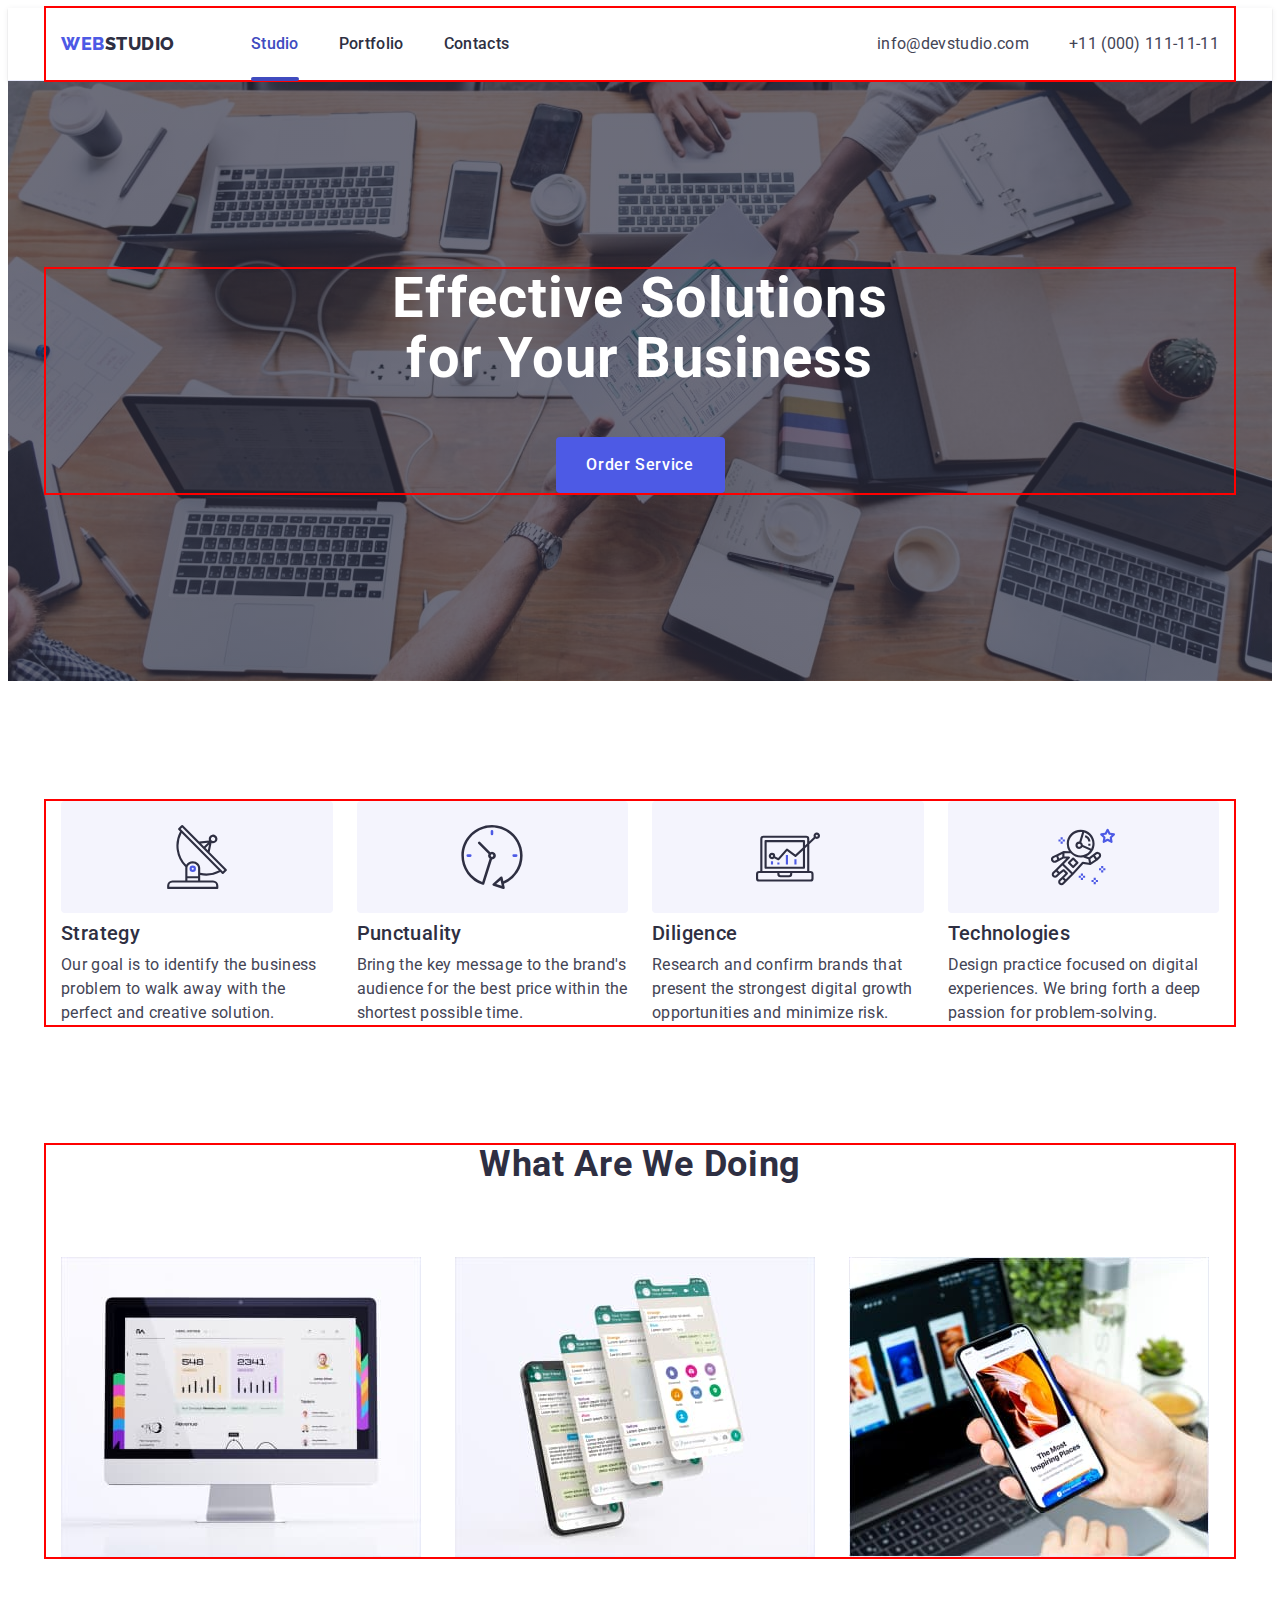
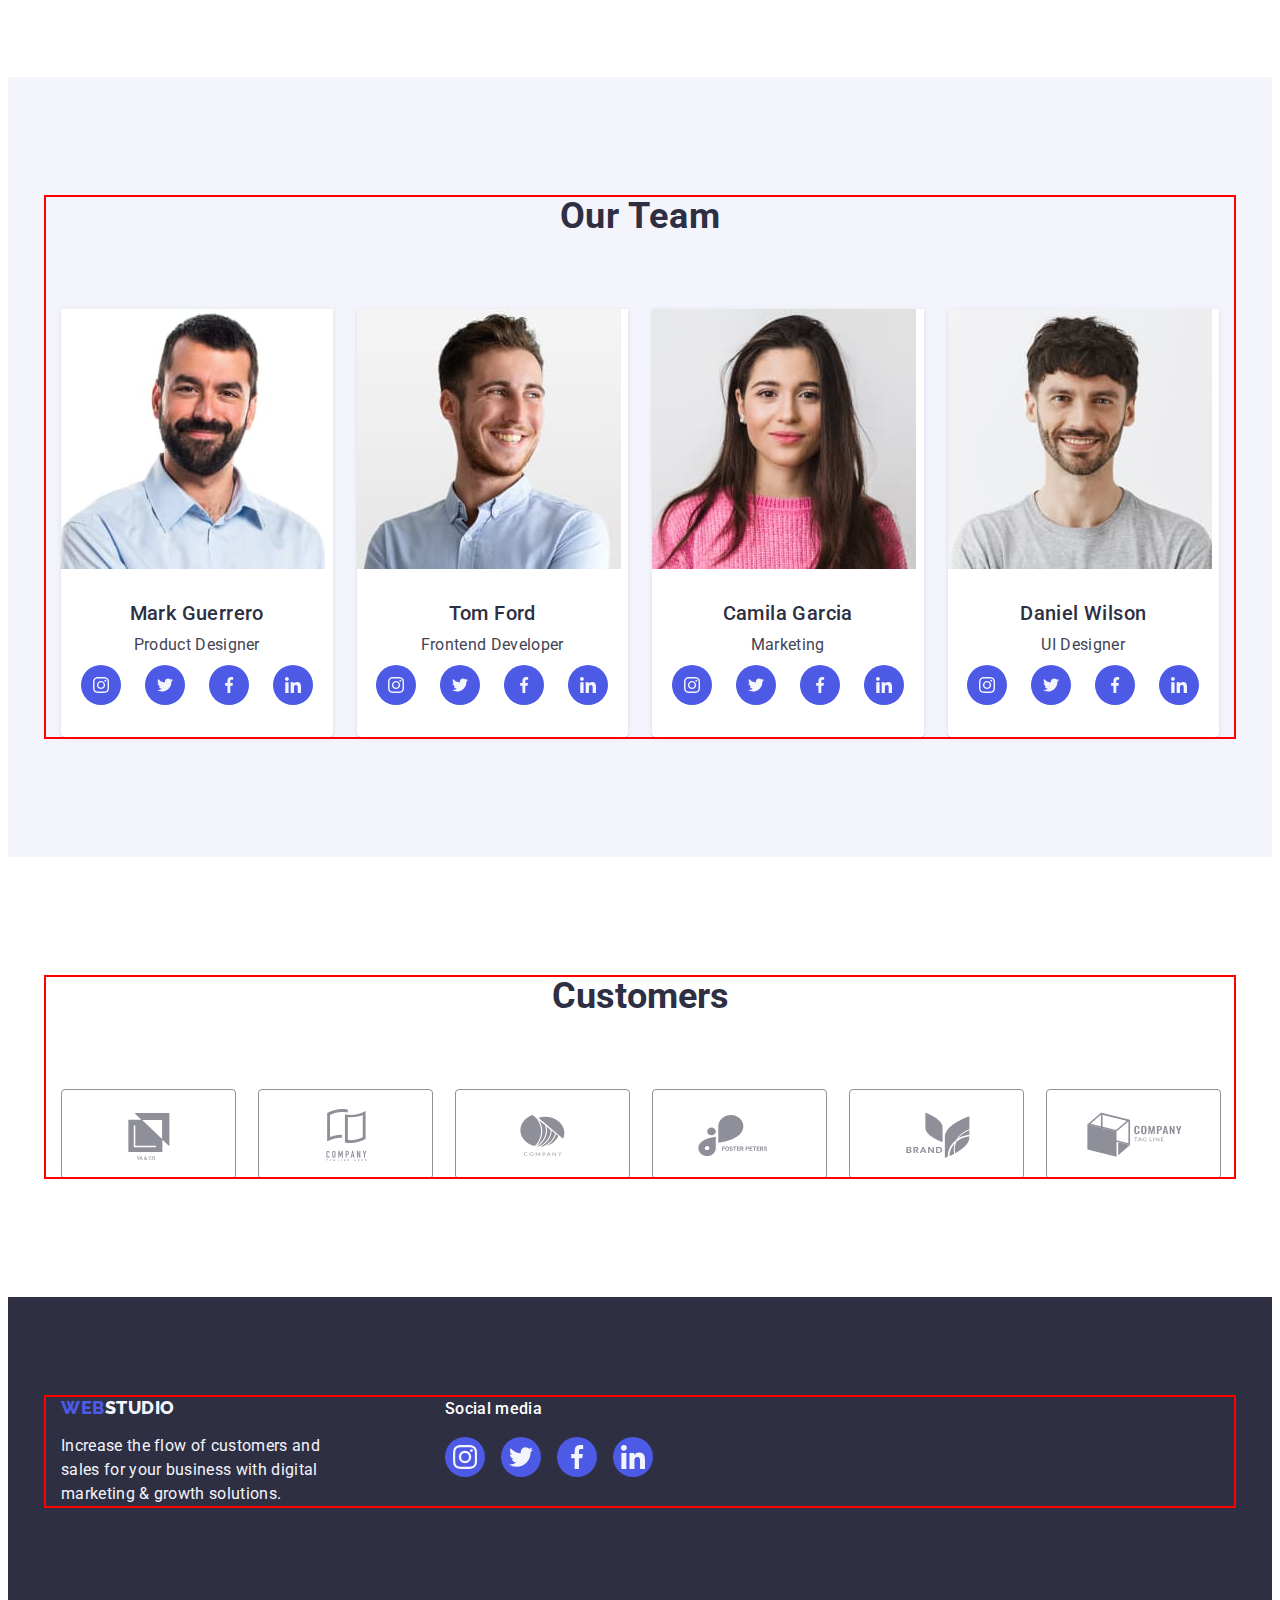
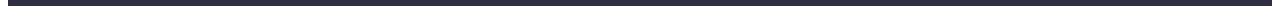
<file: index.html>
<!DOCTYPE html>
<html lang="en">
  <head>
    <meta charset="UTF-8" />
    <meta http-equiv="X-UA-Compatible" content="IE=edge" />
    <meta name="description" content="homework2" />
    <link
      href="https://fonts.googleapis.com/css2?family=Raleway:wght@800&family=Roboto:wght@400;500;700&display=swap"
      rel="stylesheet"
    />
    <link rel="preconnect" href="https://fonts.gstatic.com" crossorigin />
    <link rel="preconnect" href="https://fonts.googleapis.com" />
    <title>Effective Solutions for Your Business</title>
    <link
      rel="stylesheet"
      href="https://cdnjs.cloudflare.com/ajax/libs/modern-normalize/2.0.0/modern-normalize.min.css"
      integrity="sha512-4xo8blKMVCiXpTaLzQSLSw3KFOVPWhm/TRtuPVc4WG6kUgjH6J03IBuG7JZPkcWMxJ5huwaBpOpnwYElP/m6wg=="
      crossorigin="anonymous"
      referrerpolicy="no-referrer"
    />
    <link rel="stylesheet" href="./css/styles.css" />
  </head>
  <body>
    <!-- HEADER -->

    <header class="header">
      <div class="container header-container">
        <nav class="header-nav">
          <a href="./index.html" class="link header-logo"
            >Web<span class="header-span">Studio</span></a
          >
          <ul class="header-menu list">
            <li class="header-menu-item">
              <a class="link header-menu-link current" href="./index.html"
                >Studio</a
              >
            </li>
            <li class="header-menu-item">
              <a class="link header-menu-link" href="./portfolio.html"
                >Portfolio</a
              >
            </li>
            <li class="header-menu-item">
              <a class="link header-menu-link" href="">Contacts</a>
            </li>
          </ul>
        </nav>
        <address class="header-address">
          <ul class="header-contact list">
            <li class="header-contakt-item">
              <a
                class="link header-contakt-link"
                href="mailto:info@devstudio.com"
                >info@devstudio.com</a
              >
            </li>
            <li class="header-contakt-item">
              <a class="link header-contakt-link" href="tel:+110001111111"
                >+11 (000) 111-11-11</a
              >
            </li>
          </ul>
        </address>
      </div>
    </header>

    <!-- 1 SECTION -->

    <main>
      <section class="hero-home">
        <div class="container hero-container">
          <h1 class="hero-solutions">Effective Solutions for Your Business</h1>
          <button class="hero-solutions-btn" type="button" data-modal-open>
            Order Service
          </button>
        </div>
      </section>

      <!-- 2 SECTION -->

      <section class="hero-opportunities">
        <div class="container opportunities-container">
          <h2 class="visually-hidden">Opportunities</h2>
          <ul class="hero-oport list">
            <li class="hero-oport-item">
              <div class="hero-icon">
                <svg class="svg-hero-icon" width="64" height="64">
                  <use href="./images/icons.svg#icon-antenna"></use>
                </svg>
              </div>
              <h3 class="hero-oport-tytle">Strategy</h3>
              <p class="hero-oport-text">
                Our goal is to identify the business problem to walk away with
                the perfect and creative solution.
              </p>
            </li>
            <li class="hero-oport-item">
              <div class="hero-icon">
                <svg class="svg-hero-icon" width="64" height="64">
                  <use href="./images/icons.svg#icon-clock"></use>
                </svg>
              </div>
              <h3 class="hero-oport-tytle">Punctuality</h3>
              <p class="hero-oport-text">
                Bring the key message to the brand's audience for the best price
                within the shortest possible time.
              </p>
            </li>
            <li class="hero-oport-item">
              <div class="hero-icon">
                <svg class="svg-hero-icon" width="64" height="64">
                  <use href="./images/icons.svg#icon-diagram"></use>
                </svg>
              </div>
              <h3 class="hero-oport-tytle">Diligence</h3>
              <p class="hero-oport-text">
                Research and confirm brands that present the strongest digital
                growth opportunities and minimize risk.
              </p>
            </li>
            <li class="hero-oport-item">
              <div class="hero-icon">
                <svg class="svg-hero-icon" width="64" height="64">
                  <use href="./images/icons.svg#icon-astronaut"></use>
                </svg>
              </div>
              <h3 class="hero-oport-tytle">Technologies</h3>
              <p class="hero-oport-text">
                Design practice focused on digital experiences. We bring forth a
                deep passion for problem-solving.
              </p>
            </li>
          </ul>
        </div>
      </section>

      <!-- 3 SECTION -->

      <section class="section-doing">
        <div class="container container-doing">
          <h2 class="title-doing">What are we doing</h2>
          <ul class="list-doing list">
            <li class="image-doing">
              <img src="./images/img1.jpg" alt="Monitor" width="360" />
            </li>
            <li class="image-doing">
              <img src="./images/img2.jpg" alt="Mob App" width="360" />
            </li>
            <li class="image-doing">
              <img src="./images/img3.jpg" alt="Telefon" width="360" />
            </li>
          </ul>
        </div>
      </section>

      <!-- 4 SECTION -->

      <section class="section-team">
        <div class="container team-container">
          <h2 class="title-team">Our Team</h2>
          <ul class="list-team list">
            <li class="image-team">
              <img src="./images/Mark.jpg" alt="Product Designer" width="264" />
              <div class="container-pocada">
                <h3 class="subtitle-team">Mark Guerrero</h3>
                <p class="text-team">Product Designer</p>
                <ul class="icon-list list">
                  <li class="icon-list-item">
                    <a href="" class="icon-link link">
                      <svg class="svg-icon" width="16" height="16">
                        <use href="./images/icons.svg#icon-instagram"></use>
                      </svg>
                    </a>
                  </li>
                  <li class="icon-list-item">
                    <a href="" class="icon-link link">
                      <svg class="svg-icon" width="16" height="16">
                        <use href="./images/icons.svg#icon-twitter"></use>
                      </svg>
                    </a>
                  </li>
                  <li class="icon-list-item">
                    <a href="" class="icon-link link">
                      <svg class="svg-icon" width="16" height="16">
                        <use href="./images/icons.svg#icon-facebook"></use>
                      </svg>
                    </a>
                  </li>
                  <li class="icon-list-item">
                    <a href="" class="icon-link link">
                      <svg class="svg-icon" width="16" height="16">
                        <use href="./images/icons.svg#icon-linkedin"></use>
                      </svg>
                    </a>
                  </li>
                </ul>
              </div>
            </li>
            <li class="image-team">
              <img
                src="./images/Tom.jpg"
                alt="Frontend Developer"
                width="264"
              />
              <div class="container-pocada">
                <h3 class="subtitle-team">Tom Ford</h3>
                <p class="text-team">Frontend Developer</p>
                <ul class="icon-list list">
                  <li class="icon-list-item">
                    <a href="" class="icon-link link">
                      <svg class="svg-icon" width="16" height="16">
                        <use href="./images/icons.svg#icon-instagram"></use>
                      </svg>
                    </a>
                  </li>
                  <li class="icon-list-item">
                    <a href="" class="icon-link link">
                      <svg class="svg-icon" width="16" height="16">
                        <use href="./images/icons.svg#icon-twitter"></use>
                      </svg>
                    </a>
                  </li>
                  <li class="icon-list-item">
                    <a href="" class="icon-link link">
                      <svg class="svg-icon" width="16" height="16">
                        <use href="./images/icons.svg#icon-facebook"></use>
                      </svg>
                    </a>
                  </li>
                  <li class="icon-list-item">
                    <a href="" class="icon-link link">
                      <svg class="svg-icon" width="16" height="16">
                        <use href="./images/icons.svg#icon-linkedin"></use>
                      </svg>
                    </a>
                  </li>
                </ul>
              </div>
            </li>
            <li class="image-team">
              <img src="./images/Camila.jpg" alt="Marketing" width="264" />
              <div class="container-pocada">
                <h3 class="subtitle-team">Camila Garcia</h3>
                <p class="text-team">Marketing</p>
                <ul class="icon-list list">
                  <li class="icon-list-item">
                    <a href="" class="icon-link link">
                      <svg class="svg-icon" width="16" height="16">
                        <use href="./images/icons.svg#icon-instagram"></use>
                      </svg>
                    </a>
                  </li>
                  <li class="icon-list-item">
                    <a href="" class="icon-link link">
                      <svg class="svg-icon" width="16" height="16">
                        <use href="./images/icons.svg#icon-twitter"></use>
                      </svg>
                    </a>
                  </li>
                  <li class="icon-list-item">
                    <a href="" class="icon-link link">
                      <svg class="svg-icon" width="16" height="16">
                        <use href="./images/icons.svg#icon-facebook"></use>
                      </svg>
                    </a>
                  </li>
                  <li class="icon-list-item">
                    <a href="" class="icon-link link">
                      <svg class="svg-icon" width="16" height="16">
                        <use href="./images/icons.svg#icon-linkedin"></use>
                      </svg>
                    </a>
                  </li>
                </ul>
              </div>
            </li>
            <li class="image-team">
              <img src="./images/Daniel.jpg" alt="UI Designer" width="264" />
              <div class="container-pocada">
                <h3 class="subtitle-team">Daniel Wilson</h3>
                <p class="text-team">UI Designer</p>
                <ul class="icon-list list">
                  <li class="icon-list-item">
                    <a href="" class="icon-link link">
                      <svg class="svg-icon" width="16" height="16">
                        <use href="./images/icons.svg#icon-instagram"></use>
                      </svg>
                    </a>
                  </li>
                  <li class="icon-list-item">
                    <a href="" class="icon-link link">
                      <svg class="svg-icon" width="16" height="16">
                        <use href="./images/icons.svg#icon-twitter"></use>
                      </svg>
                    </a>
                  </li>
                  <li class="icon-list-item">
                    <a href="" class="icon-link link">
                      <svg class="svg-icon" width="16" height="16">
                        <use href="./images/icons.svg#icon-facebook"></use>
                      </svg>
                    </a>
                  </li>
                  <li class="icon-list-item">
                    <a href="" class="icon-link link">
                      <svg class="svg-icon" width="16" height="16">
                        <use href="./images/icons.svg#icon-linkedin"></use>
                      </svg>
                    </a>
                  </li>
                </ul>
              </div>
            </li>
          </ul>
        </div>
      </section>

      <!-- SECTION 5 -->

      <section class="section-customers">
        <div class="container customers-container">
          <h2 class="title-customers">Customers</h2>
          <ul class="list-customers list">
            <li class="image-customers">
              <a href="#" class="link-customers link">
                <svg class="icon-customers" width="104" height="56">
                  <use href="./images/icons.svg#icon-Logo"></use>
                </svg>
              </a>
            </li>
            <li class="image-customers">
              <a href="#" class="link-customers link">
                <svg class="icon-customers" width="104" height="56">
                  <use href="./images/icons.svg#icon-Logo1"></use>
                </svg>
              </a>
            </li>
            <li class="image-customers">
              <a href="#" class="link-customers link">
                <svg class="icon-customers" width="104" height="56">
                  <use href="./images/icons.svg#icon-Logo2"></use>
                </svg>
              </a>
            </li>
            <li class="image-customers">
              <a href="#" class="link-customers link">
                <svg class="icon-customers" width="104" height="56">
                  <use href="./images/icons.svg#icon-Logo3"></use>
                </svg>
              </a>
            </li>
            <li class="image-customers">
              <a href="#" class="link-customers link">
                <svg class="icon-customers" width="104" height="56">
                  <use href="./images/icons.svg#icon-Logo4"></use>
                </svg>
              </a>
            </li>
            <li class="image-customers">
              <a href="#" class="link-customers link">
                <svg class="icon-customers" width="104" height="56">
                  <use href="./images/icons.svg#icon-Logo5"></use>
                </svg>
              </a>
            </li>
          </ul>
        </div>
      </section>
    </main>

    <!-- FOOTER -->

    <footer class="footer">
      <div class="container footer-container">
        <div class="container-logo">
          <a class="footer-logo link" href="./index.html"
            >Web<span class="footer-span">Studio</span></a
          >
          <p class="footer-text">
            Increase the flow of customers and sales for your business with
            digital marketing & growth solutions.
          </p>
        </div>
        <div class="footer-icons-container">
          <p class="social-text">Social media</p>
          <ul class="footer-list list">
            <li class="footer-list-item">
              <a href="#" class="footer-link link">
                <svg class="svg-footer" width="24" height="24">
                  <use href="./images/icons.svg#icon-instagram"></use>
                </svg>
              </a>
            </li>
            <li class="footer-list-item">
              <a href="#" class="footer-link link">
                <svg class="svg-footer" width="24" height="24">
                  <use href="./images/icons.svg#icon-twitter"></use>
                </svg>
              </a>
            </li>
            <li class="footer-list-item">
              <a href="#" class="footer-link link">
                <svg class="svg-footer" width="24" height="24">
                  <use href="./images/icons.svg#icon-facebook"></use>
                </svg>
              </a>
            </li>
            <li class="footer-list-item">
              <a href="#" class="footer-link link">
                <svg class="svg-footer" width="24" height="24">
                  <use href="./images/icons.svg#icon-linkedin"></use>
                </svg>
              </a>
            </li>
          </ul>
        </div>
      </div>
    </footer>
    <div class="backdrop is-hidden" data-modal>
      <div class="modal">
        <button type="button" class="modal-bt" data-modal-close>
          <svg class="modal-icon" width="8" height="8">
            <use href="./images/icons.svg#icon-close-black"></use>
          </svg>
        </button>
      </div>
    </div>
    <script src="./js/modal.js"></script>
  </body>
</html>
</file>
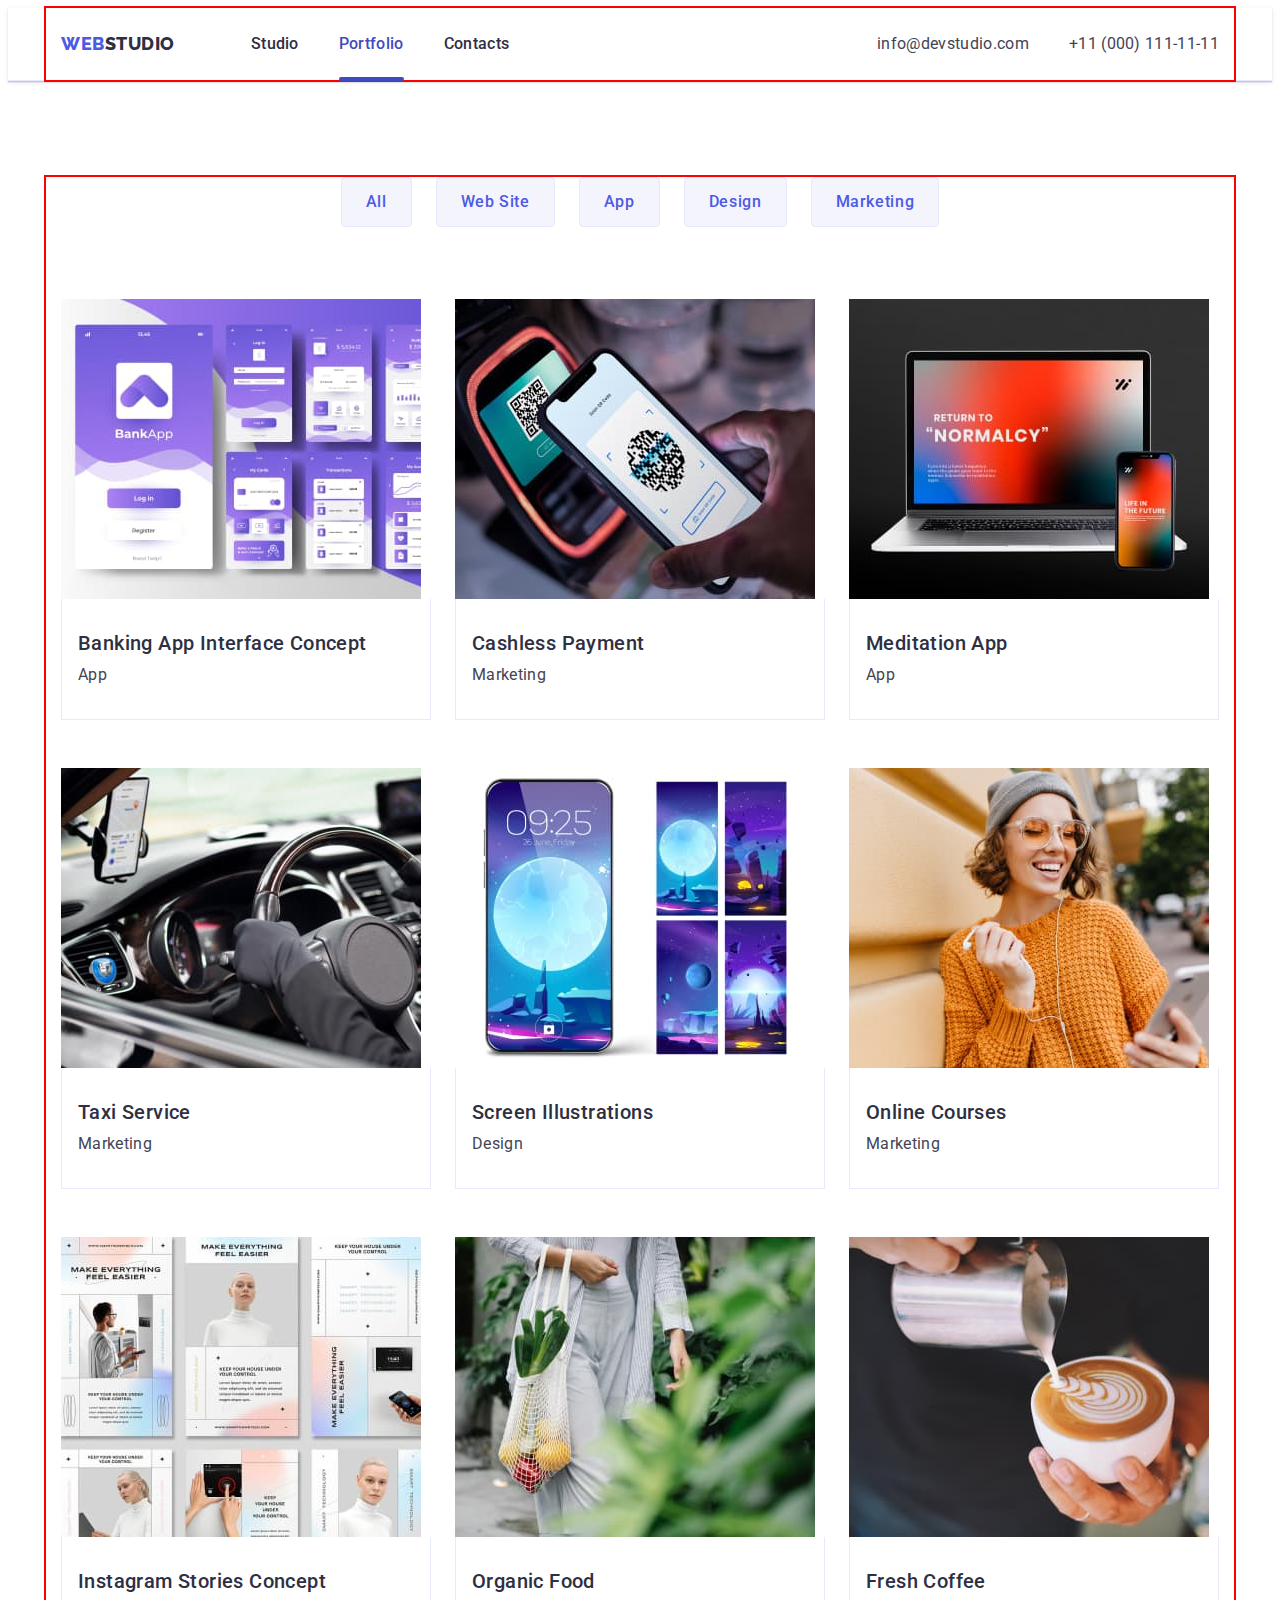
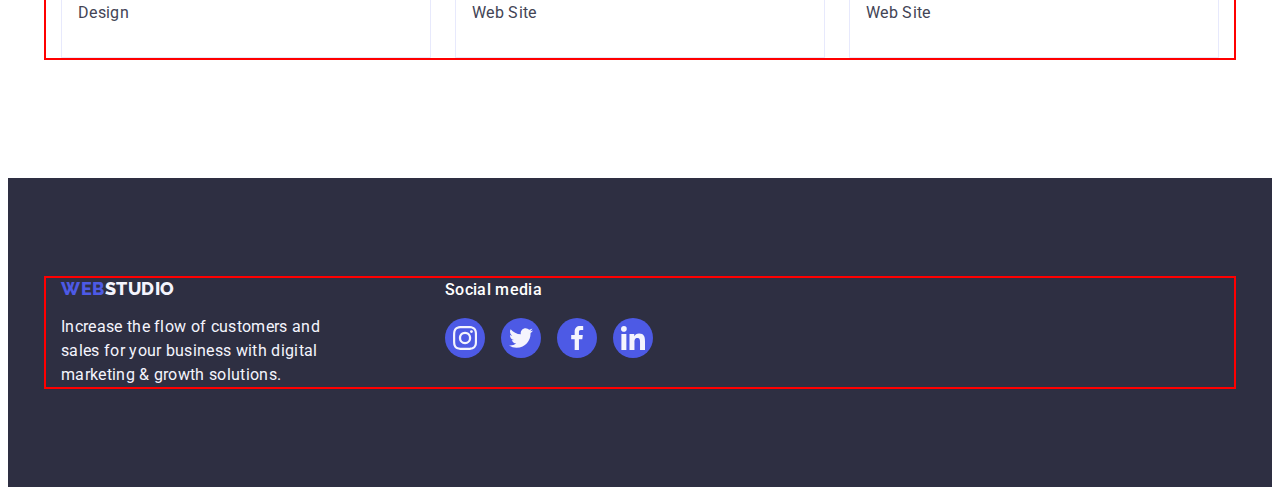
<file: portfolio.html>
<!DOCTYPE html>
<html lang="en">
  <head>
    <meta charset="UTF-8" />
    <meta http-equiv="X-UA-Compatible" content="IE=edge" />
    <meta name="description" content="homework2" />
    <link
      href="https://fonts.googleapis.com/css2?family=Raleway:wght@800&family=Roboto:wght@400;500;700&display=swap"
      rel="stylesheet"
    />
    <link rel="preconnect" href="https://fonts.gstatic.com" crossorigin />
    <link rel="preconnect" href="https://fonts.googleapis.com" />
    <title>Effective Solutions for Your Business</title>
    <link
      rel="stylesheet"
      href="https://cdnjs.cloudflare.com/ajax/libs/modern-normalize/2.0.0/modern-normalize.min.css"
      integrity="sha512-4xo8blKMVCiXpTaLzQSLSw3KFOVPWhm/TRtuPVc4WG6kUgjH6J03IBuG7JZPkcWMxJ5huwaBpOpnwYElP/m6wg=="
      crossorigin="anonymous"
      referrerpolicy="no-referrer"
    />
    <link rel="stylesheet" href="./css/styles.css" />
  </head>
  <body>
    <!-- PORTFOLIO PAGE -->

    <header class="header">
      <div class="container header-container">
        <nav class="header-nav">
          <a href="./index.html" class="link header-logo"
            >Web<span class="header-span">Studio</span></a
          >
          <ul class="header-menu list">
            <li class="header-menu-item">
              <a class="link header-menu-link" href="./index.html">Studio</a>
            </li>
            <li class="header-menu-item">
              <a class="link header-menu-link current" href="./portfolio.html"
                >Portfolio</a
              >
            </li>
            <li class="header-menu-item">
              <a class="link header-menu-link" href="">Contacts</a>
            </li>
          </ul>
        </nav>
        <address class="header-address">
          <ul class="header-contact list">
            <li class="header-contakt-item">
              <a
                class="link header-contakt-link"
                href="mailto:info@devstudio.com"
                >info@devstudio.com</a
              >
            </li>
            <li class="header-contakt-item">
              <a class="link header-contakt-link" href="tel:+110001111111"
                >+11 (000) 111-11-11</a
              >
            </li>
          </ul>
        </address>
      </div>
    </header>

    <!-- SECOND PAGE -->

    <main>
      <section class="hero-portfolio">
        <div class="container">
          <h1 class="visually-hidden">Our projects</h1>
          <ul class="hero-btn list">
            <li class="button-list">
              <button class="hero-button-portfolio" type="button">All</button>
            </li>
            <li class="button-list">
              <button class="hero-button-portfolio" type="button">
                Web Site
              </button>
            </li>
            <li class="button-list">
              <button class="hero-button-portfolio" type="button">App</button>
            </li>
            <li class="button-list">
              <button class="hero-button-portfolio" type="button">
                Design
              </button>
            </li>
            <li class="button-list">
              <button class="hero-button-portfolio" type="button">
                Marketing
              </button>
            </li>
          </ul>

          <!-- ROW-1 -->

          <ul class="hero-projects list">
            <li class="section-item">
              <a class="item-link link" href="">
                <div class="menu-item-link">
                  <img
                    src="./images/BankingAppInterfaceConcept.jpg"
                    alt="Banking App Interface Concept"
                    width="360"
                  />
                  <p class="menu-item-text">
                    14 Stylish and User-Friendly App Design Concepts · Task
                    Manager App · Calorie Tracker App · Exotic Fruit Ecommerce
                    App · Cloud Storage App
                  </p>
                </div>
                <div class="project-div">
                  <h2 class="hero-abilitys">Banking App Interface Concept</h2>
                  <p class="hero-text">App</p>
                </div>
              </a>
            </li>
            <li class="section-item">
              <a class="item-link link" href="">
                <div class="menu-item-link">
                  <img
                    src="./images/CashlessPayment.jpg"
                    alt="Cashless Payment"
                    width="360"
                  />
                  <p class="menu-item-text">
                    14 Stylish and User-Friendly App Design Concepts · Task
                    Manager App · Calorie Tracker App · Exotic Fruit Ecommerce
                    App · Cloud Storage App
                  </p>
                </div>
                <div class="project-div">
                  <h2 class="hero-abilitys">Cashless Payment</h2>
                  <p class="hero-text">Marketing</p>
                </div>
              </a>
            </li>
            <li class="section-item">
              <a class="item-link link" href="">
                <div class="menu-item-link">
                  <img
                    src="./images/MeditationApp.jpg"
                    alt="Meditation App"
                    width="360"
                  />
                  <p class="menu-item-text">
                    14 Stylish and User-Friendly App Design Concepts · Task
                    Manager App · Calorie Tracker App · Exotic Fruit Ecommerce
                    App · Cloud Storage App
                  </p>
                </div>
                <div class="project-div">
                  <h2 class="hero-abilitys">Meditation App</h2>
                  <p class="hero-text">App</p>
                </div>
              </a>
            </li>

            <!-- ROW-2 -->

            <li class="section-item">
              <a class="item-link link" href="">
                <div class="menu-item-link">
                  <img
                    src="./images/TaxiService.jpg"
                    alt="Taxi Service"
                    width="360"
                  />
                  <p class="menu-item-text">
                    14 Stylish and User-Friendly App Design Concepts · Task
                    Manager App · Calorie Tracker App · Exotic Fruit Ecommerce
                    App · Cloud Storage App
                  </p>
                </div>
                <div class="project-div">
                  <h2 class="hero-abilitys">Taxi Service</h2>
                  <p class="hero-text">Marketing</p>
                </div>
              </a>
            </li>
            <li class="section-item">
              <a class="item-link link" href="">
                <div class="menu-item-link">
                  <img
                    src="./images/ScreenIllustrations.jpg"
                    alt="Screen Illustrations"
                    width="360"
                  />
                  <p class="menu-item-text">
                    14 Stylish and User-Friendly App Design Concepts · Task
                    Manager App · Calorie Tracker App · Exotic Fruit Ecommerce
                    App · Cloud Storage App
                  </p>
                </div>
                <div class="project-div">
                  <h2 class="hero-abilitys">Screen Illustrations</h2>
                  <p class="hero-text">Design</p>
                </div>
              </a>
            </li>
            <li class="section-item">
              <a class="item-link link" href="">
                <div class="menu-item-link">
                  <img
                    src="./images/OnlineCourses.jpg"
                    alt="Online Courses"
                    width="360"
                  />
                  <p class="menu-item-text">
                    14 Stylish and User-Friendly App Design Concepts · Task
                    Manager App · Calorie Tracker App · Exotic Fruit Ecommerce
                    App · Cloud Storage App
                  </p>
                </div>
                <div class="project-div">
                  <h2 class="hero-abilitys">Online Courses</h2>
                  <p class="hero-text">Marketing</p>
                </div>
              </a>
            </li>

            <!-- ROW-3 -->

            <li class="section-item">
              <a class="item-link link" href="">
                <div class="menu-item-link">
                  <img
                    src="./images/InstagramStoriesConcept.jpg"
                    alt="Instagram Stories Concept"
                    width="360"
                  />
                  <p class="menu-item-text">
                    14 Stylish and User-Friendly App Design Concepts · Task
                    Manager App · Calorie Tracker App · Exotic Fruit Ecommerce
                    App · Cloud Storage App
                  </p>
                </div>
                <div class="project-div">
                  <h2 class="hero-abilitys">Instagram Stories Concept</h2>
                  <p class="hero-text">Design</p>
                </div>
              </a>
            </li>
            <li class="section-item">
              <a class="item-link link" href="">
                <div class="menu-item-link">
                  <img
                    src="./images/OrganicFood.jpg"
                    alt="Organic Food"
                    width="360"
                  />
                  <p class="menu-item-text">
                    14 Stylish and User-Friendly App Design Concepts · Task
                    Manager App · Calorie Tracker App · Exotic Fruit Ecommerce
                    App · Cloud Storage App
                  </p>
                </div>
                <div class="project-div">
                  <h2 class="hero-abilitys">Organic Food</h2>
                  <p class="hero-text">Web Site</p>
                </div>
              </a>
            </li>
            <li class="section-item">
              <a class="item-link link" href="">
                <div class="menu-item-link">
                  <img
                    src="./images/FreshCoffee.jpg"
                    alt="Fresh Coffee"
                    width="360"
                  />
                  <p class="menu-item-text">
                    14 Stylish and User-Friendly App Design Concepts · Task
                    Manager App · Calorie Tracker App · Exotic Fruit Ecommerce
                    App · Cloud Storage App
                  </p>
                </div>
                <div class="project-div">
                  <h2 class="hero-abilitys">Fresh Coffee</h2>
                  <p class="hero-text">Web Site</p>
                </div>
              </a>
            </li>
          </ul>
        </div>
      </section>
    </main>

    <!-- FOOTER -->

    <footer class="footer">
      <div class="container footer-container">
        <div class="container-logo">
          <a class="footer-logo link" href="./index.html">
            Web<span class="footer-span">Studio</span>
          </a>
          <p class="footer-text">
            Increase the flow of customers and sales for your business with
            digital marketing & growth solutions.
          </p>
        </div>
        <div class="footer-icons-container">
          <p class="social-text">Social media</p>
          <ul class="footer-list list">
            <li class="footer-list-item">
              <a href="#" class="footer-link link">
                <svg class="svg-footer" width="24" height="24">
                  <use href="./images/icons.svg#icon-instagram"></use>
                </svg>
              </a>
            </li>
            <li class="footer-list-item">
              <a href="#" class="footer-link link">
                <svg class="svg-footer" width="24" height="24">
                  <use href="./images/icons.svg#icon-twitter"></use>
                </svg>
              </a>
            </li>
            <li class="footer-list-item">
              <a href="#" class="footer-link link">
                <svg class="svg-footer" width="24" height="24">
                  <use href="./images/icons.svg#icon-facebook"></use>
                </svg>
              </a>
            </li>
            <li class="footer-list-item">
              <a href="#" class="footer-link link">
                <svg class="svg-footer" width="24" height="24">
                  <use href="./images/icons.svg#icon-linkedin"></use>
                </svg>
              </a>
            </li>
          </ul>
        </div>
      </div>
    </footer>
  </body>
</html>
</file>
<file: css/styles.css>
:root {
        --title-color:#2E2F42;
        --white-title-color:#FFFFFF;
        --logo-color:#4D5AE5;
        --hover-color:#434455;
        --background-color:#404BBF;
        --background-team-color: #F4F4FD;
        --btn-color: #e7e9fc;
        --link-customes: #8e8f99;
}
body {
        font-family: 'Raleway', sans-serif;
        font-family: 'Roboto', sans-serif;
        color: #434455;
        background: #FFFFFF;
}


/**-------------------------------- HEADER--------------------- */

.header {
        border-bottom: 1px solid var(--btn-color);
        box-shadow: 0px 2px 1px rgba(46, 47, 66, 0.08), 0px 1px 1px rgba(46, 47, 66, 0.16), 0px 1px 6px rgba(46, 47, 66, 0.08);

}

.header-container {
display: flex;
}



.header-logo {
        font-family: 'Raleway', sans-serif;
        font-weight: 800;
        font-size: 18px;
        line-height: 1.17;
        letter-spacing: 0.03em;
        text-transform: uppercase;
        color: var(--logo-color);
        margin-right: 76px;
        display: flex;
        align-items: center;
}
.header-logo span {
        color: var(--title-color);
}

p,h1,h2,h3,h4,h5,h6 {
margin-top: 0;
margin-bottom: 0;
}

ul {
margin-top: 0;
margin-bottom: 0;
padding-left: 0;       
}

img {
        display: block;
}

.container {
        width: 100%;
        max-width: 1158px;
        padding-left: 15px;
        padding-right: 15px;
        margin: 0 auto;
        outline: 2px solid red;
}

.link {
        text-decoration: none;
}

.list {
        list-style-type: none;
}

.header-nav {
display: flex;
align-items: center;
}


.header-menu {
display: flex;
align-items: center;
gap: 40px;
flex-grow: 1;

}

.header-address {
font-style: normal;
display: flex;
align-items: center;
margin-left: auto
}

.header-menu-item {
    
}

.header-contact {
display: flex;
align-items: center;
gap: 40px;
}


.header-menu-link {
        font-weight: 500;
        font-size: 16px;
        line-height: 1.5;
        letter-spacing: 0.02em;
        color: var(--title-color);
        padding: 24px 0;
        position: relative;
        display: block;
        transition: color 250ms cubic-bezier(0.4, 0, 0.2, 1);
        }

.current {
        color: var(--background-color);
        position: relative;
}

.current::after {
                content: '';
                width: 100%;
                position: absolute;
                left: 0;
                bottom: -1px;
                height: 4px;
                background-color: var(--background-color);
                border-radius: 2px;
        }



.header-menu-link:hover {
        color: var(--background-color);
}
.header-menu-link:focus {
        color: var(--background-color);
}
.header-contakt-link {
        font-size: 16px;
        line-height: 1.5;
        letter-spacing: 0.02em;
        color: var(--hover-color);
        transition: color 250ms cubic-bezier(0.4, 0, 0.2, 1);
}
.header-contakt-link:hover {
        color: var(--background-color);
}
.header-contakt-link:focus {
        color: var(--background-color);
}

/** ----------------------------1 SECTION-------------------- */


.hero-home {
        padding: 188px 0;
        background-color: var(--title-color);
        background-repeat: no-repeat;
        background-position: center;
        background-size: cover;
        max-width: 1440px;
        margin-left: auto;
        margin-right: auto;
        background-image: linear-gradient(rgba(46, 47, 66, 0.7), rgba(46, 47, 66, 0.7)), url(../images/office.jpg);
}



.hero-solutions {
        font-weight: 700;
        font-size: 56px;
        line-height: 1.07;
        letter-spacing: 0.02em;
        text-align: center;
        color: var(--white-title-color);
        max-width: 496px;
        margin-left: auto;
        margin-right: auto;
        margin-bottom: 48px;
        align-items: center;
        }

.hero-solutions-btn {
        font-family: inherit;
        font-weight: 500;
        font-size: 16px;
        line-height: 1.5;
        letter-spacing: 0.04em;
        color: var(--white-title-color);
        background: var(--logo-color);
        cursor: pointer;
        border-radius: 4px;
        padding: 16px,32px,16px,32px;
        display: block;
        min-width: 169px;
        height: 56px;
        border: none;
        margin: 0 auto;
        transition: background-color 250ms cubic-bezier(0.4, 0, 0.2, 1);
}
.hero-solutions-btn:hover {
        color: var(--background-color);
        background: var(--background-color);
}
.hero-solutions-btn:focus {
        color: var(--white-title-color);
        background: var(--background-color);
}

/** -----------------------------2 SECTION----------------- */

.hero-opportunities {
        padding: 120px 0;
}

.opportunities-container {
        
}

.hero-icon {
        display: flex;
        align-items: center;
        justify-content: center;
        height: 112px;
        background-color: #f4f4fd;
        border-radius: 4px;
        margin-bottom: 8px;
}

.visually-hidden {
        position: absolute;
        width: 1px;
        height: 1px;
        margin: -1px;
        border: 0;
        padding: 0;
        white-space: nowrap;
        clip-path: inset(100%);
        clip: rect(0 0 0 0);
        overflow: hidden;
}

.hero-oport {
        display: flex;
        gap: 24px;
        align-items: center;
        padding-left: 0;
}

.hero-oport-item {
        width: calc((100% - 72px) / 4);
}

.hero-oport-tytle {
        font-weight: 500;
        font-size: 20px;
        line-height: 1.2;
        letter-spacing: 0.02em;
        color: var(--title-color);
        margin-bottom: 8px;
}

.hero-oport-text {
        font-size: 16px;
        line-height: 1.5;
        letter-spacing: 0.02em;
        color: var(--hover-color);
}

/** ------------------------------3 SECTION------------------- */

.section-doing {
        padding-bottom: 120px;
}

.title-doing {
        font-weight: 700;
        font-size: 36px;
        line-height: 1.11;
        letter-spacing: 0.02em;
        text-transform: capitalize;
        text-align: center;
        color: var(--title-color);
        margin-bottom: 72px;
}

.list-doing {
        display: flex;
        gap: 24px;
        
}

.image-doing {
        width: calc((100% - 48px) / 3);
}

/** ----------------------------------4 SECTION--------------------- */

.section-team {
        background: var(--background-team-color);
        padding: 120px 0;
}

.title-team {
        font-weight: 700;
        font-size: 36px;
        line-height: 1.11;
        letter-spacing: 0.02em;
        text-transform: capitalize;
        text-align: center;
        color: var(--title-color);
        margin-bottom: 72px;
}

.list-team {
        display: flex;
        gap: 24px;
        
}

.image-team {
        background: var(--white-title-color);
        width: calc((100% - 72px) / 4);
        border-radius: 0px 0px 4px 4px;
        box-shadow: 0px 1px 6px rgba(46, 47, 66, 0.08), 0px 1px 1px rgba(46, 47, 66, 0.16), 0px 2px 1px rgba(46, 47, 66, 0.08);
}

.container-pocada {
        padding: 32px 16px;
        padding: 32px 0;
}

.subtitle-team {
        font-weight: 500;
        font-size: 20px;
        line-height: 1.2;
        letter-spacing: 0.02em;
        color: var(--title-color);
        text-align: center;
        margin-bottom: 8px;
}

.text-team {
        font-size: 16px;
        line-height: 1.5;
        letter-spacing: 0.02em;
        color: var(--hover-color);
        text-align: center;
        margin-bottom: 8px;
}


.icon-list {
        display: flex;
        justify-content: center;
        gap: 24px;

}
.icon-list-item {
        width: 40px;
        height: 40px;

}
.icon-link {
        width: 100%;
        height: 100%;
        background-color: var(--logo-color);
        border-radius: 50%;
        display: flex;
        justify-content: center; 
        align-items: center; 
        transition: background-color 250ms cubic-bezier(0.4, 0, 0.2, 1);    
}
.icon-link:hover, .icon-link:focus {
        background-color: #404bbf;

}

 
.svg-icon {
        fill:#f4f4fd;     
}
/**------------- SECTION 5 ----------------------*/

.section-customers {
        padding-top: 120px;
        padding-bottom: 120px;
}

.title-customers {
        font-size: 36px;
        line-height: 1.11;
        color: #2e2f42;
        margin-bottom: 72px;
text-align: center;
}

.list-customers {
        display: flex; 
        gap: 24px;
}

.image-customers {
        width: calc((100% - 120px) / 6);
        height: 88px;
}
.link-customers {
        width: 100%;
        height: 100%;
        border: 1px solid var(--link-customes);
        border-radius: 4px;
        display: flex;
        align-items: center;
        justify-content: center;
        transition: border-color 250ms cubic-bezier(0.4, 0, 0.2, 1), 
        color 250ms cubic-bezier(0.4, 0, 0.2, 1);
        color: var(--link-customes)
}

.link-customers:hover, .link-customers:focus {
        border-color: #404bbf;
        color: #404bbf;
}

        
.icon-customers {
        fill: currentColor;
}

/**------------------- PORTFOLIO -------------- */
/* 
*! --------------PORTFOLIO HEADER---------------- */

.hero-portfolio {
        padding-top: 96px; 
        padding-bottom: 120px;
}

.hero-btn {
        display: flex;
        justify-content: center;
        gap:24px;
        margin-bottom: 72px;
}

.button-list {}

.hero-button-portfolio {
        font-family: inherit;
        font-weight: 500;
        font-size: 16px;
        line-height: 1.5;
        letter-spacing: 0.04em;
        color: var(--logo-color);
        background-color:var(--background-team-color);
        cursor: pointer;
        padding: 12px 24px;
        border: 1px solid var(--btn-color);
        border-radius: 4px;
        transition: color 250ms cubic-bezier(0.4, 0, 0.2, 1), background-color 250ms cubic-bezier(0.4, 0, 0.2, 1), border-color 250ms cubic-bezier(0.4, 0, 0.2, 1), box-shadow 250ms cubic-bezier(0.4, 0, 0.2, 1);
        }

.hero-button-portfolio:hover {
        color: var(--white-title-color);
        background-color: var(--background-color);
        border: 1px solid transparent;
        box-shadow: 0px 3px 1px rgba(0, 0, 0, 0.1), 0px 2px 1px rgba(0, 0, 0, 0.08), 0px 2px 2px rgba(0, 0, 0, 0.12);
}
.hero-button-portfolio:focus {
        color: var(--white-title-color);
        background-color: var(--background-color);
        border: 1px solid transparent;
        box-shadow: 0px 3px 1px rgba(0, 0, 0, 0.1), 0px 2px 1px rgba(0, 0, 0, 0.08), 0px 2px 2px rgba(0, 0, 0, 0.12);
}

/* -------------ROW-1 -------*/

.menu-item-link {
        position: relative;
        overflow: hidden;

}
.menu-item-text {
        font-size: 16px;
        position: absolute;
        top: 0;
        line-height: 1.5; 
        letter-spacing: 0.02em;
        color:  var(--background-team-color); 
        padding: 40px 32px; 
        background-color: #4d5ae5;
        height: 100%;
        transform: translateY(100%); 
        transition: transform 250ms cubic-bezier(0.4, 0, 0.2, 1); 
}


.hero-projects {
        display: flex;
        flex-wrap: wrap;
        column-gap: 24px;
        row-gap: 48px; 
}

.project-div {
        padding: 32px 16px;
        border: 1px solid #e7e9fc;
        border-top: none;
}

.section-item {
        background: var(--white-title-color);
        width: calc((100% - 48px) / 3);
}

.hero-abilitys {
        font-weight: 500;
        font-size: 20px;
        line-height: 1.2;
        letter-spacing: 0.02em;
        color: var(--title-color);
        margin-bottom: 8px;
}

.hero-text {
        font-size: 16px;
        line-height: 1.5;
        letter-spacing: 0.02em;
        color: var(--hover-color);
}

.item-link {
        display: block;
        transition: box-shadow 250ms cubic-bezier(0.4, 0, 0.2, 1); 
}

.item-link:hover,
.item-link:focus {
box-shadow: 0px 1px 6px rgba(46, 47, 66, 0.08), 0px 1px 1px rgba(46, 47, 66, 0.16), 0px 2px 1px rgba(46, 47, 66, 0.08);
}
.item-link:hover .menu-item-text {
        transform: translateY(0%);
}

.item-link:focus .menu-item-text {
        transform: translateY(0%);
}

/**------------------- FOOTER------------------ */



.footer {
        background: var(--title-color);
        padding: 100px 0;
}

.footer-container {
        
        display: flex;
        align-items: baseline;
}

.container-logo {
        margin-right: 120px;
}

.social-text {
        font-weight: 500;
        font-size: 16px;
        line-height: 1.5;
        letter-spacing: 0.02em;
        color: var(--white-title-color);
        margin-bottom: 16px;
}

.footer-logo {
        font-family: 'Raleway', sans-serif;
        font-weight: 800;
        font-size: 18px;
        line-height: 1.17;
        letter-spacing: 0.03em;
        text-transform: uppercase;
        color: var(--logo-color);
        display: inline-block;
        margin-bottom: 16px;
}
.footer-logo span {
        color: var(--background-team-color);
}

.footer-span {
        
}
.footer-text {
        font-size: 16px;
        line-height: 1.5;
        letter-spacing: 0.02em;
        color: var(--background-team-color);
        max-width: 264px;
}
.footer-list {
        display: flex;
        gap: 16px;
}
.footer-list-item {
        width: 40px;
        height: 40px;
        transition: background-color 250ms cubic-bezier(0.4, 0, 0.2, 1); 
}

.footer-link {
        width: 100%;
        height: 100%;
        background-color: var(--logo-color);
        border-radius: 50%;
        display: flex;
        align-items: center;
        justify-content: center;
        transition: background-color 250ms cubic-bezier(0.4, 0, 0.2, 1);
}
.footer-link:hover, .footer-link:focus {
        background-color: #31d0aa;
}


.svg-footer {
        fill: #f4f4fd;
}

/*----------- MODAL--------- */

.backdrop {
        width: 100%;
        height: 100%;
        background-color: rgba(46, 47, 66, 0.4);
        position: fixed;
        top: 0;
        transition: opacity 250ms cubic-bezier(0.4, 0, 0.2, 1),
        visibility 250ms cubic-bezier(0.4, 0, 0.2, 1);
}

.modal {
        background-color: #fcfcfc;
        box-shadow: 0px 1px 1px rgba(0, 0, 0, 0.14), 0px 1px 3px rgba(0, 0, 0, 0.12),
        0px 2px 1px rgba(0, 0, 0, 0.2);
        border-radius: 4px;
        width: 408px;
        min-height: 584px;
        top: 50%;
        left: 50%;
        position: absolute;
        transform: translate(-50%, -50%) scale(1); 
        transition: transform 250ms cubic-bezier(0.4, 0, 0.2, 1);
}

.modal-bt {
        width: 24px;
        height: 24px;
        border: 1px solid rgba(0, 0, 0, 0.1);
        background-color: #e7e9fc;
        border-radius: 50%;
        position: absolute;
        right: 24px;
        top: 24px;
        cursor: pointer;
        display: flex;
        justify-content: center;
        align-items: center;
        padding: 0;
        transition: background-color 250ms cubic-bezier(0.4, 0, 0.2, 1),
        border 250ms cubic-bezier(0.4, 0, 0.2, 1);
}

.modal-bt:hover,
.modal-bt:focus {
        background-color: #404bbf;
        border: none;
}

.modal-bt:hover,
.modal-bt:focus .modal-icon {
        fill: var(--white-title-color);
}

.modal-icon {
        transition: fill 250ms cubic-bezier(0.4, 0, 0.2, 1);
}

.is-hidden {
        visibility: hidden;
        opacity: 0;
        pointer-events: none;
}

.backdrop.is-hidden .modal {
        transform: translate(-50%, -50%) scale(0);
}
</file>
